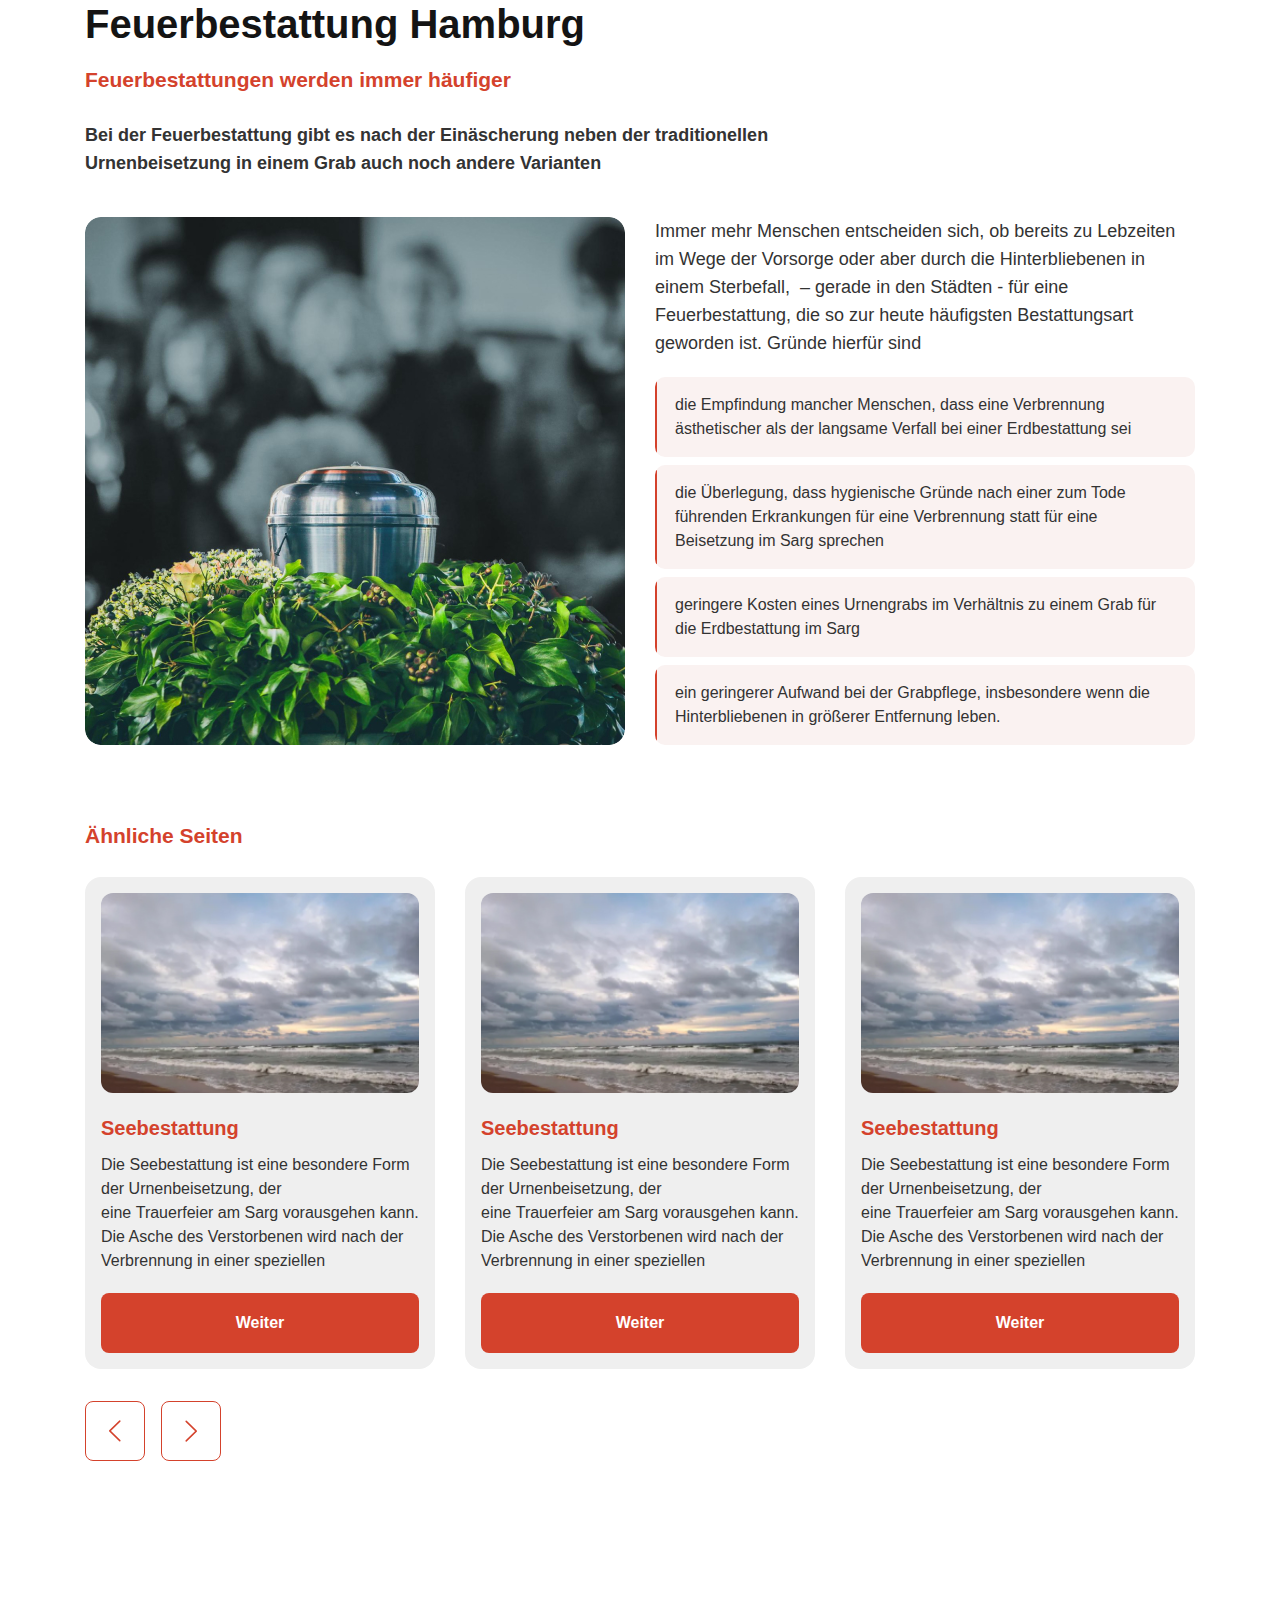
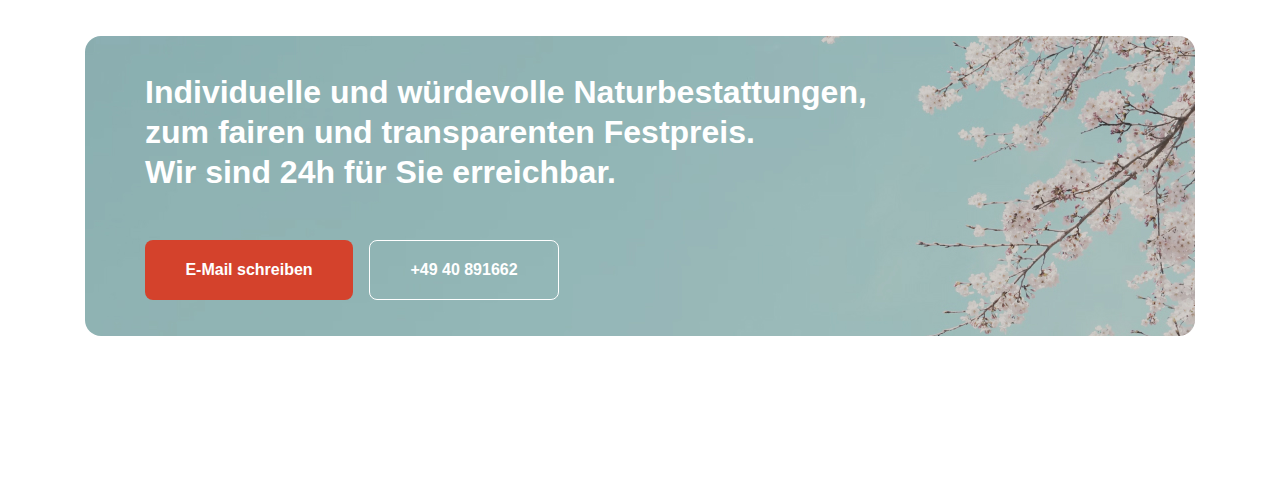
<file: index.html>
<!DOCTYPE html>
<html lang="en">

<head>
    <meta charset="UTF-8">
    <meta name="viewport" content="width=device-width, initial-scale=1.0">
    <title>Document</title>

    <link rel="stylesheet" href="https://cdn.jsdelivr.net/npm/swiper@11/swiper-bundle.min.css" />

    <link rel="stylesheet" href="./styles/main.css">
</head>

<body>
    <main class="main">
        <section class="feuerbestattung">
            <div class="container">
                <div class="feuerbestattung__inner">
                    <div class="title-wrapper">
                        <h1 class="title">
                            Feuerbestattung Hamburg
                        </h1>

                        <h2 class="subtitle">Feuerbestattungen werden immer häufiger</h2>
                    </div>

                    <div class="feuerbestattung__content">
                        <p class="text text-semibold feuerbestattung__content-head">Bei der Feuerbestattung gibt es nach
                            der
                            Einäscherung neben der
                            traditionellen Urnenbeisetzung in einem Grab auch noch andere Varianten</p>

                        <div class="feuerbestattung__grid">
                            <img class="feuerbestattung__grid-img" src="./images/feuerbestattung-1.jpg"
                                alt="feuerbestattung" />

                            <div class="feuerbestattung__grid-item">
                                <p class="text">Immer mehr Menschen entscheiden sich, ob bereits zu Lebzeiten im Wege
                                    der
                                    Vorsorge oder aber durch die Hinterbliebenen in einem Sterbefall,  – gerade in den
                                    Städten - für eine Feuerbestattung, die so zur heute häufigsten Bestattungsart
                                    geworden
                                    ist. Gründe hierfür sind</p>

                                <div class="points">
                                    <div class="points__item">
                                        <p>die Empfindung mancher Menschen, dass eine Verbrennung ästhetischer als der
                                            langsame Verfall bei einer Erdbestattung sei</p>
                                    </div>

                                    <div class="points__item">
                                        <p>die Überlegung, dass hygienische Gründe nach einer zum Tode führenden
                                            Erkrankungen für eine Verbrennung statt für eine Beisetzung im Sarg sprechen
                                        </p>
                                    </div>

                                    <div class="points__item">
                                        <p>geringere Kosten eines Urnengrabs im Verhältnis zu einem Grab für die
                                            Erdbestattung im Sarg</p>
                                    </div>

                                    <div class="points__item">
                                        <p>ein geringerer Aufwand bei der Grabpflege, insbesondere wenn die
                                            Hinterbliebenen
                                            in größerer Entfernung leben.</p>
                                    </div>
                                </div>
                            </div>
                        </div>
                    </div>
                </div>
            </div>
        </section>

        <section class="section-block">
            <div class="container">
                <div class="sites">
                    <h3 class="subtitle">Ähnliche Seiten</h3>

                    <div class="swiper sites-swiper">
                        <div class="swiper-wrapper">
                            <div class="swiper-slide">
                                <div class="site">
                                    <img class="site__img" src="./images/site-1.jpg" alt="site">
                                    <div class="site__content">
                                        <h4 class="site__content-title">Seebestattung</h4>
                                        <p class="site__content-text">Die Seebestattung ist eine besondere Form der
                                            Urnenbeisetzung, der
                                            eine Trauerfeier am Sarg vorausgehen kann. Die Asche des Verstorbenen wird
                                            nach
                                            der Verbrennung in einer speziellen</p>
                                        <button class="site__content-btn btn btn-primary">Weiter</button>
                                    </div>
                                </div>
                            </div>

                            <div class="swiper-slide">
                                <div class="site">
                                    <img class="site__img" src="./images/site-1.jpg" alt="site">
                                    <div class="site__content">
                                        <h4 class="site__content-title">Seebestattung</h4>
                                        <p class="site__content-text">Die Seebestattung ist eine besondere Form der
                                            Urnenbeisetzung, der
                                            eine Trauerfeier am Sarg vorausgehen kann. Die Asche des Verstorbenen wird
                                            nach
                                            der Verbrennung in einer speziellen</p>
                                        <button class="site__content-btn btn btn-primary">Weiter</button>
                                    </div>
                                </div>
                            </div>

                            <div class="swiper-slide">
                                <div class="site">
                                    <img class="site__img" src="./images/site-1.jpg" alt="site">
                                    <div class="site__content">
                                        <h4 class="site__content-title">Seebestattung</h4>
                                        <p class="site__content-text">Die Seebestattung ist eine besondere Form der
                                            Urnenbeisetzung, der
                                            eine Trauerfeier am Sarg vorausgehen kann. Die Asche des Verstorbenen wird
                                            nach
                                            der Verbrennung in einer speziellen</p>
                                        <button class="site__content-btn btn btn-primary">Weiter</button>
                                    </div>
                                </div>
                            </div>

                            <div class="swiper-slide">
                                <div class="site">
                                    <img class="site__img" src="./images/site-1.jpg" alt="site">
                                    <div class="site__content">
                                        <h4 class="site__content-title">Seebestattung</h4>
                                        <p class="site__content-text">Die Seebestattung ist eine besondere Form der
                                            Urnenbeisetzung, der
                                            eine Trauerfeier am Sarg vorausgehen kann. Die Asche des Verstorbenen wird
                                            nach
                                            der Verbrennung in einer speziellen</p>
                                        <button class="site__content-btn btn btn-primary">Weiter</button>
                                    </div>
                                </div>
                            </div>
                        </div>

                        <div class="mob-none">
                            <div class="slider-btns">
                                <button class="sites-prev slider-btn">
                                    <svg width="12" height="22" viewBox="0 0 12 22" fill="none"
                                        xmlns="http://www.w3.org/2000/svg">
                                        <path d="M10.7832 20.6253L0.773438 10.8789L10.7833 1.13245" stroke="#D4422C"
                                            stroke-width="1.5" stroke-linecap="round" stroke-linejoin="round" />
                                    </svg>
                                </button>
                                <button class="sites-next slider-btn">
                                    <svg width="12" height="22" viewBox="0 0 12 22" fill="none"
                                        xmlns="http://www.w3.org/2000/svg">
                                        <path d="M1.21676 1.3747L11.2266 11.1211L1.21669 20.8675" stroke="#D4422C"
                                            stroke-width="1.5" stroke-linecap="round" stroke-linejoin="round" />
                                    </svg>
                                </button>
                            </div>
                        </div>
                    </div>
                </div>
            </div>
        </section>

        <section class="callback">
            <div class="container">
                <div class="callback__inner">
                    <p class="callback__text">
                        Individuelle und würdevolle Naturbestattungen, zum fairen und transparenten Festpreis. <br />
                        Wir sind 24h für Sie erreichbar.
                    </p>

                    <div class="callback__footer">
                        <button class="btn btn-primary">E-Mail schreiben</button>
                        <button class="btn btn-secondary">+49 40 891662</button>
                    </div>
                </div>
            </div>
        </section>
    </main>

    <script src="https://cdn.jsdelivr.net/npm/swiper@11/swiper-bundle.min.js"></script>
    <script src="./scripts/app.js"></script>
</body>

</html>
</file>
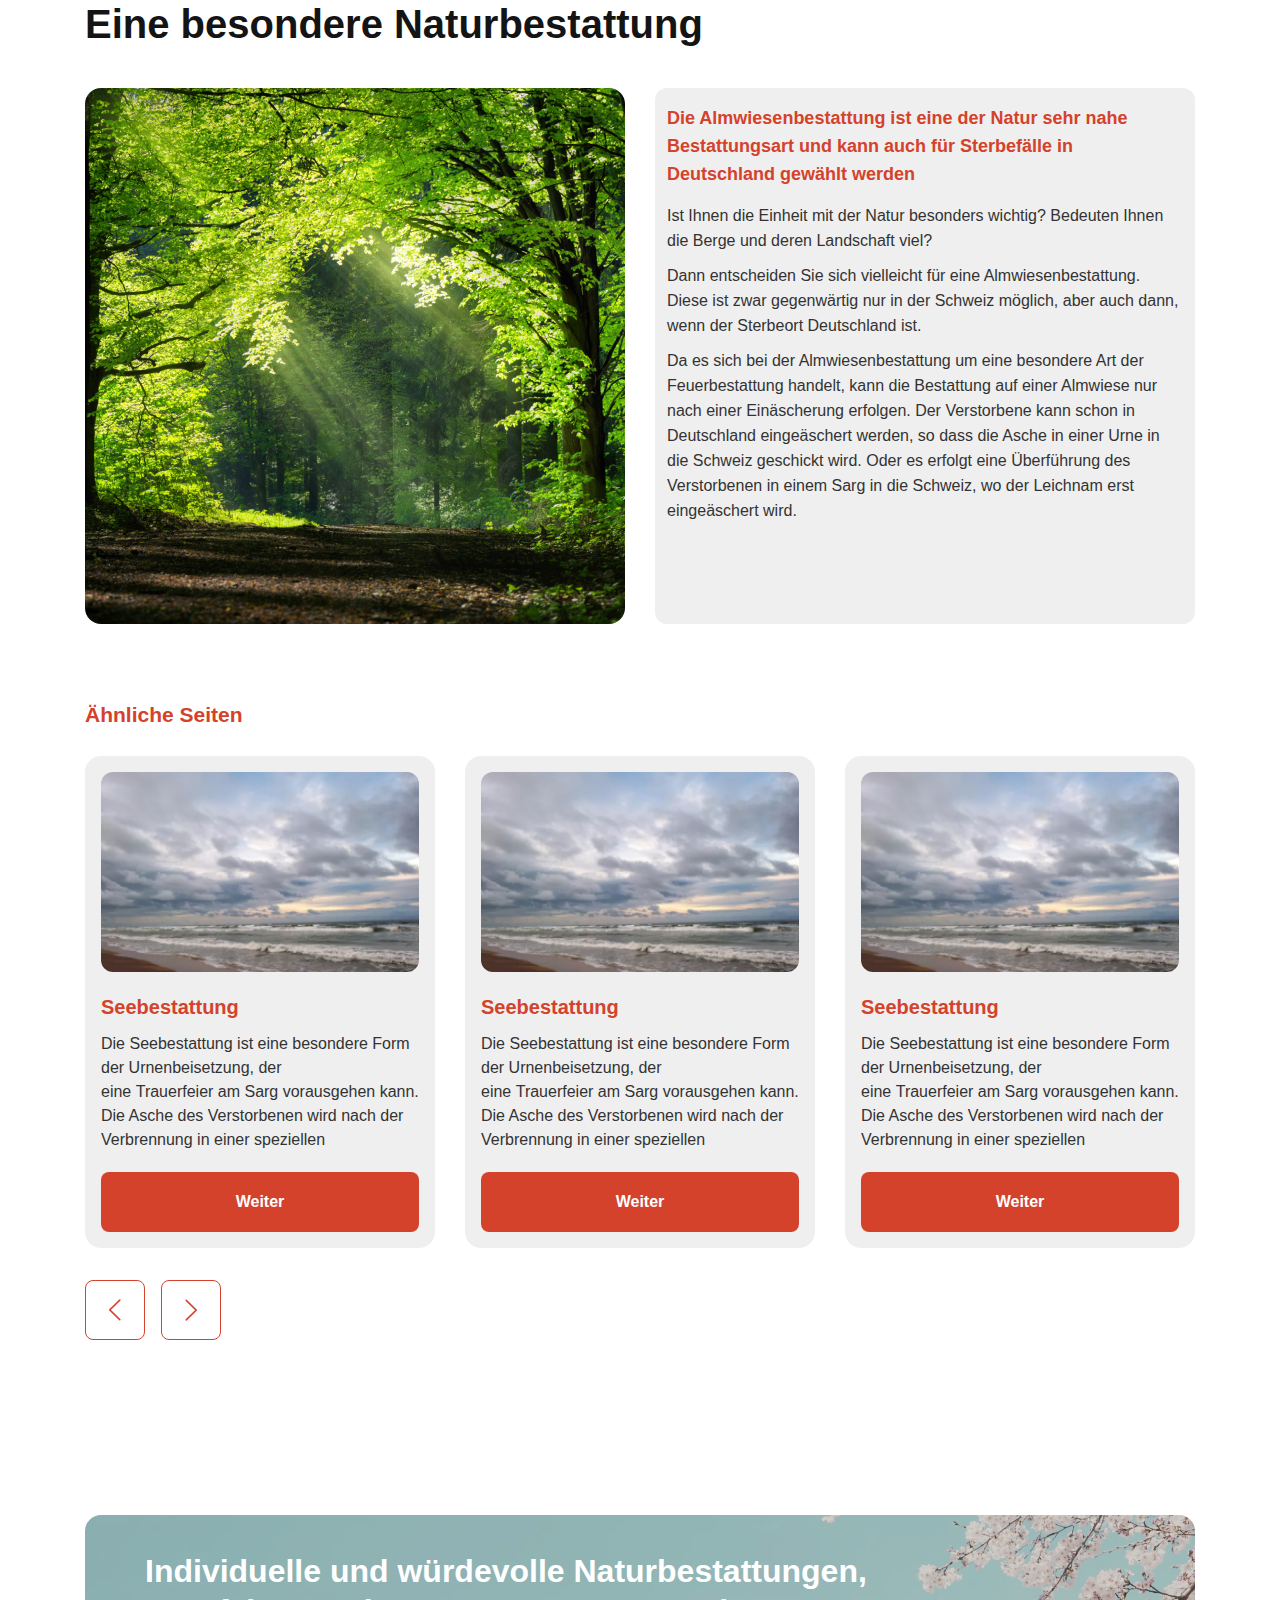
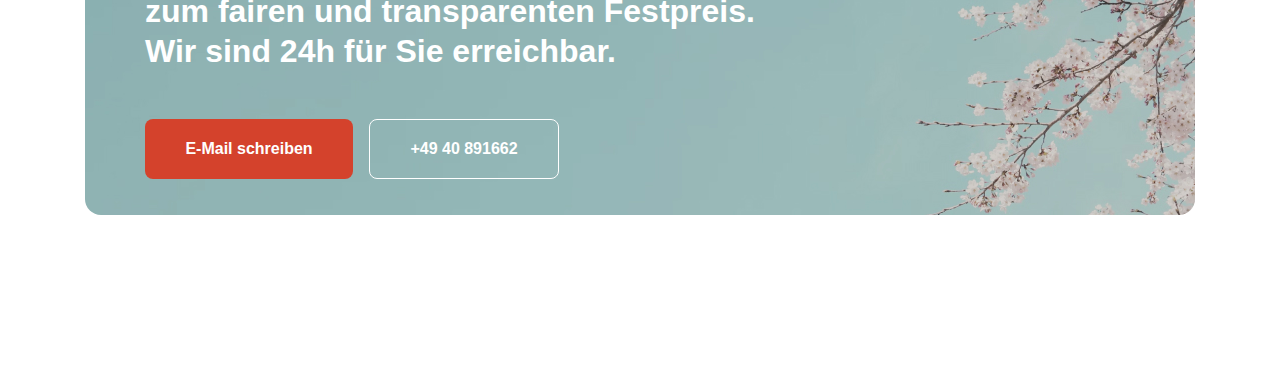
<file: almwiesenbestattung.html>
<!DOCTYPE html>
<html lang="en">

<head>
    <meta charset="UTF-8">
    <meta name="viewport" content="width=device-width, initial-scale=1.0">
    <title>Document</title>

    <link rel="stylesheet" href="https://cdn.jsdelivr.net/npm/swiper@11/swiper-bundle.min.css" />

    <link rel="stylesheet" href="./styles/main.css">
</head>

<body>
    <main class="main">
        <section class="feuerbestattung aimwiesenbestattung">
            <div class="container">
                <div class="feuerbestattung__inner">
                    <div class="title-wrapper">
                        <h1 class="title">
                            Eine besondere Naturbestattung
                        </h1>
                    </div>

                    <div class="feuerbestattung__content">
                        <div class="feuerbestattung__grid">
                            <img class="feuerbestattung__grid-img" src="./images/aimwiesenbestattung.jpg"
                                alt="feuerbestattung" />

                            <div class="feuerbestattung__grid-item--gray">
                                <h2 class="subtitle fz-18">Die Almwiesenbestattung ist eine der Natur sehr nahe Bestattungsart
                                    und kann auch für Sterbefälle in Deutschland gewählt werden</h2>

                                <div class="text-wrapper">
                                    <p class="text fz-16">Ist Ihnen die Einheit mit der Natur besonders wichtig? Bedeuten
                                        Ihnen die Berge
                                        und deren Landschaft viel?</p>
                                    <p class="text fz-16">Dann entscheiden Sie sich vielleicht für eine Almwiesenbestattung.
                                        Diese ist zwar
                                        gegenwärtig nur in der Schweiz möglich, aber auch dann,
                                        wenn der Sterbeort Deutschland ist.</p>
                                    <p class="text fz-16">Da es sich bei der Almwiesenbestattung um eine besondere Art der
                                        Feuerbestattung
                                        handelt, kann die Bestattung auf einer Almwiese nur nach
                                        einer Einäscherung erfolgen. Der Verstorbene kann schon in Deutschland
                                        eingeäschert werden, so dass die Asche in einer Urne in die
                                        Schweiz geschickt wird. Oder es erfolgt eine Überführung des Verstorbenen in
                                        einem Sarg in die Schweiz, wo der Leichnam erst eingeäschert wird.</p>
                                </div>
                            </div>
                        </div>
                    </div>
                </div>
            </div>
        </section>

        <section class="section-block">
            <div class="container">
                <div class="sites">
                    <h3 class="subtitle">Ähnliche Seiten</h3>

                    <div class="swiper sites-swiper">
                        <div class="swiper-wrapper">
                            <div class="swiper-slide">
                                <div class="site">
                                    <img class="site__img" src="./images/site-1.jpg" alt="site">
                                    <div class="site__content">
                                        <h4 class="site__content-title">Seebestattung</h4>
                                        <p class="site__content-text">Die Seebestattung ist eine besondere Form der
                                            Urnenbeisetzung, der
                                            eine Trauerfeier am Sarg vorausgehen kann. Die Asche des Verstorbenen wird
                                            nach
                                            der Verbrennung in einer speziellen</p>
                                        <button class="site__content-btn btn btn-primary">Weiter</button>
                                    </div>
                                </div>
                            </div>

                            <div class="swiper-slide">
                                <div class="site">
                                    <img class="site__img" src="./images/site-1.jpg" alt="site">
                                    <div class="site__content">
                                        <h4 class="site__content-title">Seebestattung</h4>
                                        <p class="site__content-text">Die Seebestattung ist eine besondere Form der
                                            Urnenbeisetzung, der
                                            eine Trauerfeier am Sarg vorausgehen kann. Die Asche des Verstorbenen wird
                                            nach
                                            der Verbrennung in einer speziellen</p>
                                        <button class="site__content-btn btn btn-primary">Weiter</button>
                                    </div>
                                </div>
                            </div>

                            <div class="swiper-slide">
                                <div class="site">
                                    <img class="site__img" src="./images/site-1.jpg" alt="site">
                                    <div class="site__content">
                                        <h4 class="site__content-title">Seebestattung</h4>
                                        <p class="site__content-text">Die Seebestattung ist eine besondere Form der
                                            Urnenbeisetzung, der
                                            eine Trauerfeier am Sarg vorausgehen kann. Die Asche des Verstorbenen wird
                                            nach
                                            der Verbrennung in einer speziellen</p>
                                        <button class="site__content-btn btn btn-primary">Weiter</button>
                                    </div>
                                </div>
                            </div>

                            <div class="swiper-slide">
                                <div class="site">
                                    <img class="site__img" src="./images/site-1.jpg" alt="site">
                                    <div class="site__content">
                                        <h4 class="site__content-title">Seebestattung</h4>
                                        <p class="site__content-text">Die Seebestattung ist eine besondere Form der
                                            Urnenbeisetzung, der
                                            eine Trauerfeier am Sarg vorausgehen kann. Die Asche des Verstorbenen wird
                                            nach
                                            der Verbrennung in einer speziellen</p>
                                        <button class="site__content-btn btn btn-primary">Weiter</button>
                                    </div>
                                </div>
                            </div>
                        </div>

                        <div class="mob-none">
                            <div class="slider-btns">
                                <button class="sites-prev slider-btn">
                                    <svg width="12" height="22" viewBox="0 0 12 22" fill="none"
                                        xmlns="http://www.w3.org/2000/svg">
                                        <path d="M10.7832 20.6253L0.773438 10.8789L10.7833 1.13245" stroke="#D4422C"
                                            stroke-width="1.5" stroke-linecap="round" stroke-linejoin="round" />
                                    </svg>
                                </button>
                                <button class="sites-next slider-btn">
                                    <svg width="12" height="22" viewBox="0 0 12 22" fill="none"
                                        xmlns="http://www.w3.org/2000/svg">
                                        <path d="M1.21676 1.3747L11.2266 11.1211L1.21669 20.8675" stroke="#D4422C"
                                            stroke-width="1.5" stroke-linecap="round" stroke-linejoin="round" />
                                    </svg>
                                </button>
                            </div>
                        </div>
                    </div>
                </div>
            </div>
        </section>

        <section class="callback">
            <div class="container">
                <div class="callback__inner">
                    <p class="callback__text">
                        Individuelle und würdevolle Naturbestattungen, zum fairen und transparenten Festpreis. <br />
                        Wir sind 24h für Sie erreichbar.
                    </p>

                    <div class="callback__footer">
                        <button class="btn btn-primary">E-Mail schreiben</button>
                        <button class="btn btn-secondary">+49 40 891662</button>
                    </div>
                </div>
            </div>
        </section>
    </main>

    <script src="https://cdn.jsdelivr.net/npm/swiper@11/swiper-bundle.min.js"></script>
    <script src="./scripts/app.js"></script>
</body>

</html>
</file>
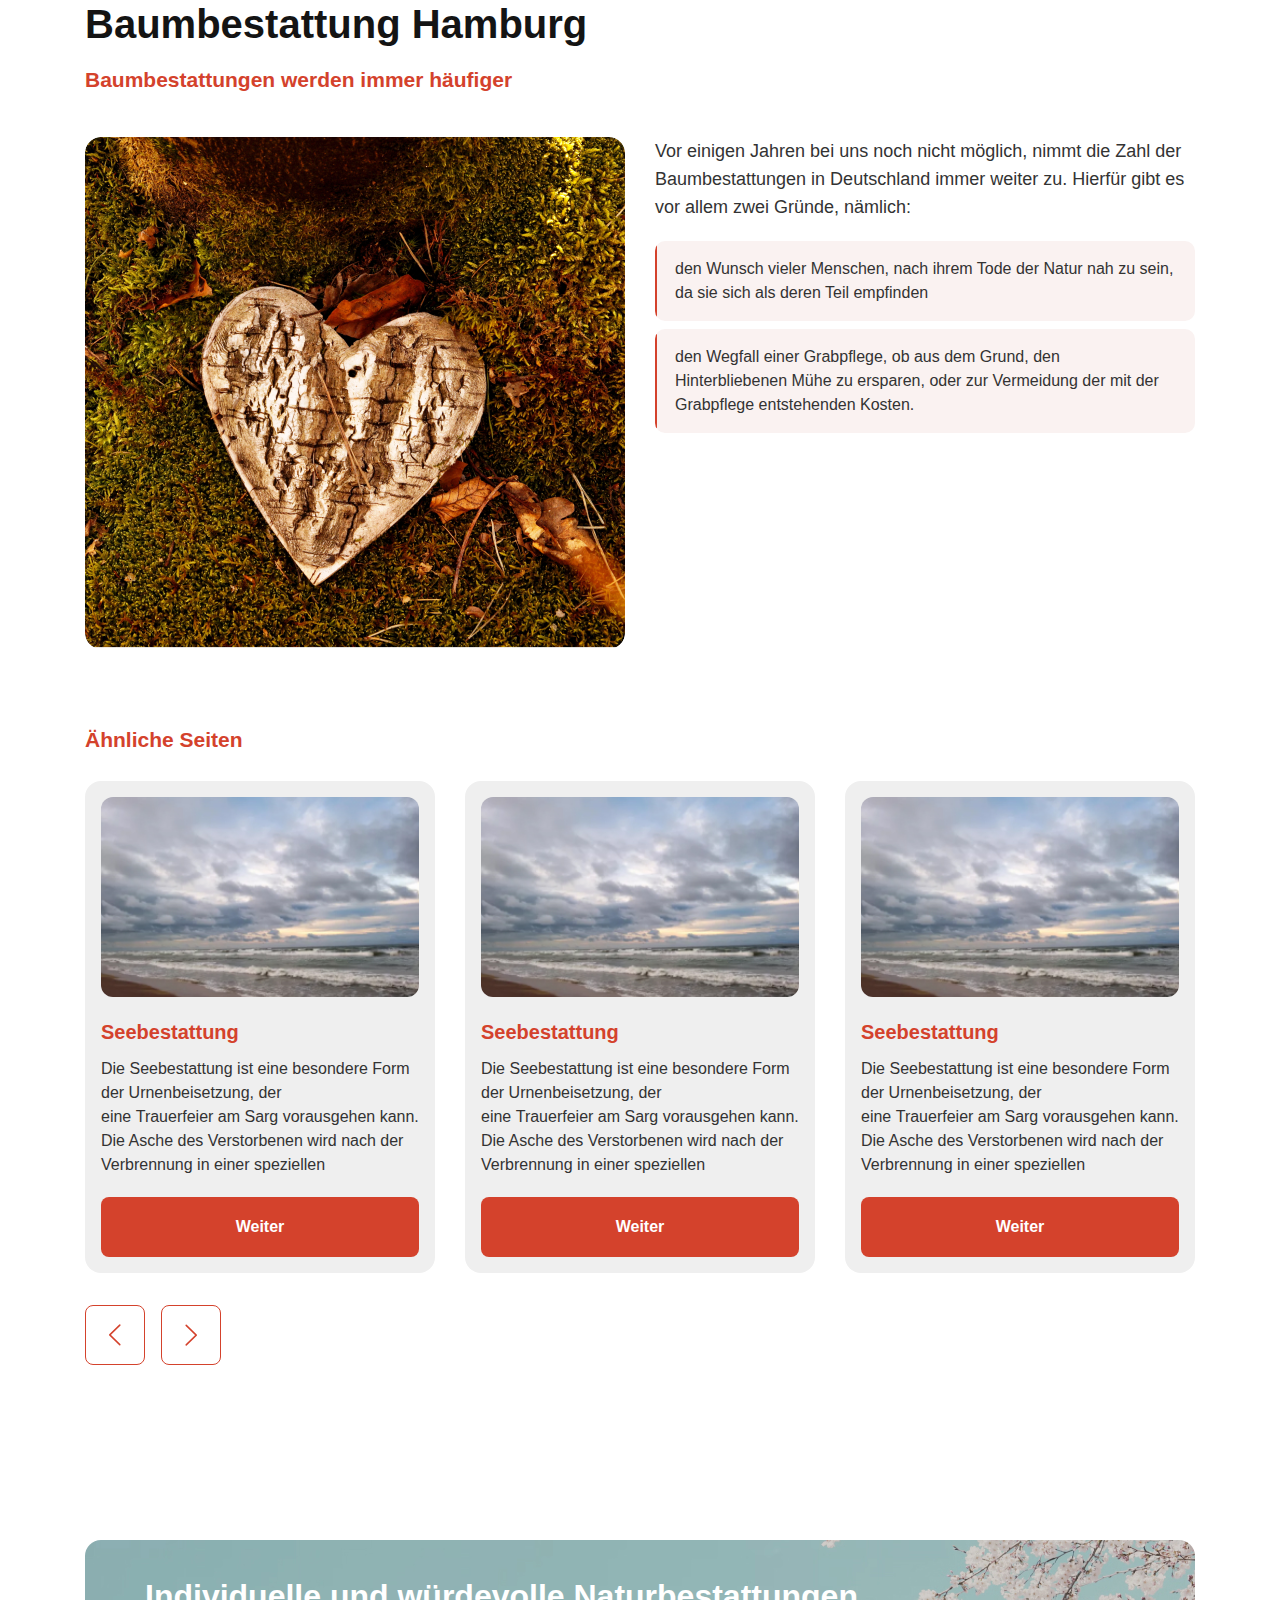
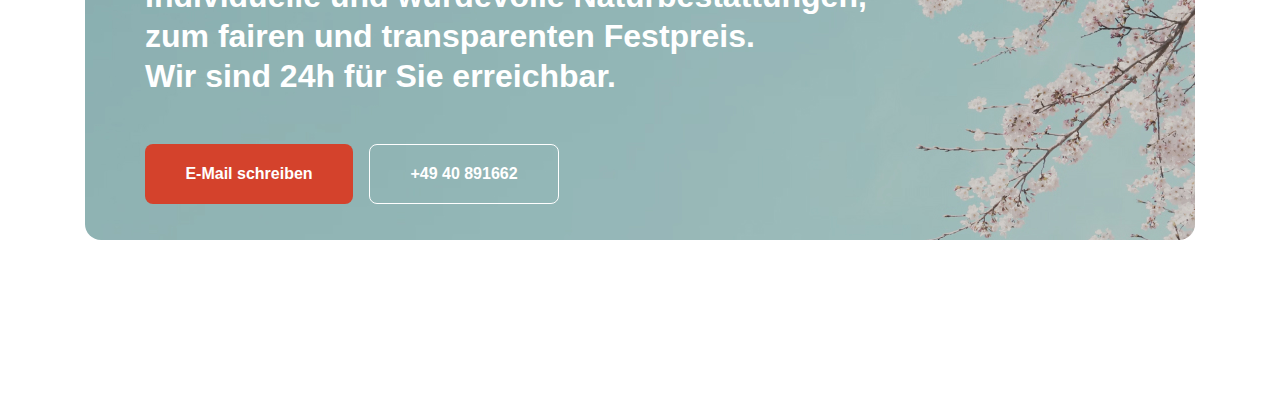
<file: baumbestattung.html>
<!DOCTYPE html>
<html lang="en">

<head>
    <meta charset="UTF-8">
    <meta name="viewport" content="width=device-width, initial-scale=1.0">
    <title>Document</title>

    <link rel="stylesheet" href="https://cdn.jsdelivr.net/npm/swiper@11/swiper-bundle.min.css" />

    <link rel="stylesheet" href="./styles/main.css">
</head>

<body>
    <main class="main">
        <section class="feuerbestattung">
            <div class="container">
                <div class="feuerbestattung__inner">
                    <div class="title-wrapper">
                        <h1 class="title">
                            Baumbestattung Hamburg
                        </h1>

                        <h2 class="subtitle">Baumbestattungen werden immer häufiger</h2>
                    </div>

                    <div class="feuerbestattung__content">
                        <div class="feuerbestattung__grid">
                            <img class="feuerbestattung__grid-img" src="./images/baumbestattung.jpg"
                                alt="feuerbestattung" />

                            <div class="feuerbestattung__grid-item">
                                <p class="text">Vor einigen Jahren bei uns noch nicht möglich, nimmt die Zahl der
                                    Baumbestattungen in Deutschland immer weiter zu. Hierfür gibt es vor allem zwei
                                    Gründe, nämlich:</p>

                                <div class="points">
                                    <div class="points__item">
                                        <p>den Wunsch vieler Menschen, nach ihrem Tode der Natur nah zu sein, da sie
                                            sich als deren Teil empfinden
                                        </p>
                                    </div>

                                    <div class="points__item">
                                        <p>den Wegfall einer Grabpflege, ob aus dem Grund, den Hinterbliebenen Mühe zu
                                            ersparen, oder zur Vermeidung der mit der Grabpflege entstehenden Kosten.
                                        </p>
                                    </div>
                                </div>
                            </div>
                        </div>
                    </div>
                </div>
            </div>
        </section>

        <section class="section-block">
            <div class="container">
                <div class="sites">
                    <h3 class="subtitle">Ähnliche Seiten</h3>

                    <div class="swiper sites-swiper">
                        <div class="swiper-wrapper">
                            <div class="swiper-slide">
                                <div class="site">
                                    <img class="site__img" src="./images/site-1.jpg" alt="site">
                                    <div class="site__content">
                                        <h4 class="site__content-title">Seebestattung</h4>
                                        <p class="site__content-text">Die Seebestattung ist eine besondere Form der
                                            Urnenbeisetzung, der
                                            eine Trauerfeier am Sarg vorausgehen kann. Die Asche des Verstorbenen wird
                                            nach
                                            der Verbrennung in einer speziellen</p>
                                        <button class="site__content-btn btn btn-primary">Weiter</button>
                                    </div>
                                </div>
                            </div>

                            <div class="swiper-slide">
                                <div class="site">
                                    <img class="site__img" src="./images/site-1.jpg" alt="site">
                                    <div class="site__content">
                                        <h4 class="site__content-title">Seebestattung</h4>
                                        <p class="site__content-text">Die Seebestattung ist eine besondere Form der
                                            Urnenbeisetzung, der
                                            eine Trauerfeier am Sarg vorausgehen kann. Die Asche des Verstorbenen wird
                                            nach
                                            der Verbrennung in einer speziellen</p>
                                        <button class="site__content-btn btn btn-primary">Weiter</button>
                                    </div>
                                </div>
                            </div>

                            <div class="swiper-slide">
                                <div class="site">
                                    <img class="site__img" src="./images/site-1.jpg" alt="site">
                                    <div class="site__content">
                                        <h4 class="site__content-title">Seebestattung</h4>
                                        <p class="site__content-text">Die Seebestattung ist eine besondere Form der
                                            Urnenbeisetzung, der
                                            eine Trauerfeier am Sarg vorausgehen kann. Die Asche des Verstorbenen wird
                                            nach
                                            der Verbrennung in einer speziellen</p>
                                        <button class="site__content-btn btn btn-primary">Weiter</button>
                                    </div>
                                </div>
                            </div>

                            <div class="swiper-slide">
                                <div class="site">
                                    <img class="site__img" src="./images/site-1.jpg" alt="site">
                                    <div class="site__content">
                                        <h4 class="site__content-title">Seebestattung</h4>
                                        <p class="site__content-text">Die Seebestattung ist eine besondere Form der
                                            Urnenbeisetzung, der
                                            eine Trauerfeier am Sarg vorausgehen kann. Die Asche des Verstorbenen wird
                                            nach
                                            der Verbrennung in einer speziellen</p>
                                        <button class="site__content-btn btn btn-primary">Weiter</button>
                                    </div>
                                </div>
                            </div>
                        </div>

                        <div class="mob-none">
                            <div class="slider-btns">
                                <button class="sites-prev slider-btn">
                                    <svg width="12" height="22" viewBox="0 0 12 22" fill="none"
                                        xmlns="http://www.w3.org/2000/svg">
                                        <path d="M10.7832 20.6253L0.773438 10.8789L10.7833 1.13245" stroke="#D4422C"
                                            stroke-width="1.5" stroke-linecap="round" stroke-linejoin="round" />
                                    </svg>
                                </button>
                                <button class="sites-next slider-btn">
                                    <svg width="12" height="22" viewBox="0 0 12 22" fill="none"
                                        xmlns="http://www.w3.org/2000/svg">
                                        <path d="M1.21676 1.3747L11.2266 11.1211L1.21669 20.8675" stroke="#D4422C"
                                            stroke-width="1.5" stroke-linecap="round" stroke-linejoin="round" />
                                    </svg>
                                </button>
                            </div>
                        </div>
                    </div>
                </div>
            </div>
        </section>

        <section class="callback">
            <div class="container">
                <div class="callback__inner">
                    <p class="callback__text">
                        Individuelle und würdevolle Naturbestattungen, zum fairen und transparenten Festpreis. <br />
                        Wir sind 24h für Sie erreichbar.
                    </p>

                    <div class="callback__footer">
                        <button class="btn btn-primary">E-Mail schreiben</button>
                        <button class="btn btn-secondary">+49 40 891662</button>
                    </div>
                </div>
            </div>
        </section>
    </main>

    <script src="https://cdn.jsdelivr.net/npm/swiper@11/swiper-bundle.min.js"></script>
    <script src="./scripts/app.js"></script>
</body>

</html>
</file>
<file: styles/main.css>
* {
    margin: 0;
    padding: 0;
    box-sizing: border-box;
    font-family: "Open Sans", sans-serif;
}

body {
    overflow-x: hidden
}

button {
    outline: none;
    border: none;
    cursor: pointer;
}

.container {
    width: 100%;
    max-width: calc(1110px + 32px);
    margin: 0 auto;
    padding: 0 16px;
}

.title {
    font-size: 32px;
    font-weight: 600;
    line-height: 120%;
    color: #141414;
}

@media(min-width: 1024px) {
    .title {
        font-size: 40px;
    }
}

.main {
    margin-bottom: 60px;
}

@media(min-width: 1024px) {
    .main {
        margin-bottom: 160px;
    }
}

.subtitle {
    font-size: 18px;
    font-weight: 600;
    line-height: 156%;
    color: #D4422C;
}

@media(min-width: 1024px) {
    .subtitle {
        font-size: 21px;
    }
}

.subtitle.fz-18 {
    font-size: 18px;
}

.text {
    font-size: 18px;
    font-weight: 500;
    line-height: 156%;
    color: #333;
}

.text.fz-16 {
    font-size: 16px;
}

.text.text-semibold {
    font-weight: 600;
}

.title-wrapper {
    display: flex;
    flex-direction: column;
    gap: 16px;
}

.section-block {
    padding: 48px 0;
}

.btn {
    width: 100%;
    border-radius: 8px;
    display: flex;
    align-items: center;
    justify-content: center;
    gap: 8px;
    font-size: 16px;
    font-weight: 600;
}

.btn.btn-primary {
    background-color: #D4422C;
    color: #fff;
}

.btn.btn-secondary {
    background-color: transparent;
    border: 1px solid #fff;
    color: #fff;
}

.mob-none {
    display: none !important;
}

.text-wrapper {
    display: flex;
    flex-direction: column;
    gap: 10px;
}

@media(min-width: 1024px) {
    .section-block {
        padding: 75px 0;
    }

    .mob-none {
        display: block !important;
    }
}

.points {
    display: flex;
    flex-direction: column;
    gap: 8px;
}

.points__item {
    padding: 16px 20px;
    border-radius: 10px;
    background-color: #FAF2F1;
    font-size: 16px;
    color: #333;
    line-height: 150%;
    position: relative;
    overflow: hidden;
}

.points__item::before {
    content: "";
    position: absolute;
    left: 0;
    width: 2px;
    height: 90%;
    top: 50%;
    transform: translateY(-50%);
    background-color: #d4422c;
}

.site {
    padding: 16px;
    border-radius: 16px;
    display: flex;
    flex-direction: column;
    justify-content: space-between;
    gap: 20px;
    background-color: #EFEFEF;
}

.site__img {
    width: 100%;
    max-height: 200px;
    object-fit: cover;
    border-radius: 12px;
}

.site__content {
    display: flex;
    flex-direction: column;
}

.site__content-title {
    font-size: 20px;
    font-weight: 600;
    color: #D4422C;
    line-height: 150%;
}

.site__content-text {
    margin-top: 10px;
    font-size: 16px;
    color: #333;
    line-height: 150%;
}

.site__content-btn {
    margin-top: 20px;
    min-height: 60px;
}

.sites-swiper {
    margin-left: -16px;
    width: calc(100% + 32px);
}

.sites .subtitle {
    margin-bottom: 16px;
}

.slider-btns {
    display: flex;
    align-items: center;
    gap: 16px;
    margin-top: 32px;
}

.slider-btn {
    display: flex;
    justify-content: center;
    align-items: center;
    width: 60px;
    height: 60px;
    border-radius: 8px;
    border: 1px solid #D4422C;
    background-color: transparent;
}

.feuerbestattung__content {
    margin-top: 24px;
}

.feuerbestattung__content-head {
    max-width: 730px;
    width: 100%;
}

.feuerbestattung__grid {
    display: grid;
    grid-template-columns: 1fr;
    gap: 16px;
    margin-top: 32px;
}

.feuerbestattung__grid-img {
    border-radius: 12px;
    width: 100%;
    object-fit: cover;
}

@media(max-width: 1024px) {
    .feuerbestattung__grid-img {
        order: 2
    }
}

@media(max-width: 768px) {
    .feuerbestattung__grid-img {
        height: 240px;
    }
    
    .aimwiesenbestattung .feuerbestattung__grid-img {
        height: 180px;
    }
}

.feuerbestattung__grid-item {
    display: flex;
    flex-direction: column;
    gap: 20px;
}

.callback__inner {
    background-image: url('../images/callback-mob.jpg');
    background-repeat: no-repeat;
    background-size: cover;
    background-position: center;
    padding: 36px 16px;
}

.callback__inner {
    display: flex;
    flex-direction: column;
    gap: 24px;
    border-radius: 12px;
    margin-left: -16px;
    width: calc(100% + 32px);
}

.callback__footer {
    display: flex;
    flex-direction: column;
    gap: 12px;
}

.callback__footer .btn {
    min-height: 60px;
}

.callback__text {
    font-size: 24px;
    font-weight: 600;
    color: #fff;
    line-height: 133%;
    text-align: center;
}

.feuerbestattung__grid-item--gray {
    padding: 16px 12px;
    border-radius: 12px;
    background-color: #EFEFEF;
    display: flex;
    flex-direction: column;
    gap: 16px;
}

@media(min-width: 600px) {
    .callback__footer {
        flex-direction: row;
        gap: 16px;
    }
}

@media(min-width: 1024px) {
    .feuerbestattung__grid {
        grid-template-columns: 1fr 1fr;
        gap: 30px;
        margin-top: 40px;
    }

    .feuerbestattung__grid-img {
        border-radius: 16px;
    }

    .callback {
        padding-top: 100px;
    }

    .callback__inner {
        background-image: url('../images/callback.jpg');
        background-position: bottom center;
        padding: 36px 60px;
        gap: 48px;
        border-radius: 16px;
        margin-left: 0;
        width: 100%;
    }

    .callback__footer .btn {
        max-width: 208px;
    }

    .callback__footer .btn:last-child {
        max-width: 190px;
    }

    .callback__text {
        text-align: left;
        font-size: 32px;
        line-height: 125%;
        max-width: 750px;
        width: 100%;
    }
}

@media(min-width: 1024px) {
    .sites-swiper {
        width: 100%;
        margin-left: 0;
    }

    .sites .subtitle {
        margin-bottom: 24px;
    }
}
</file>
